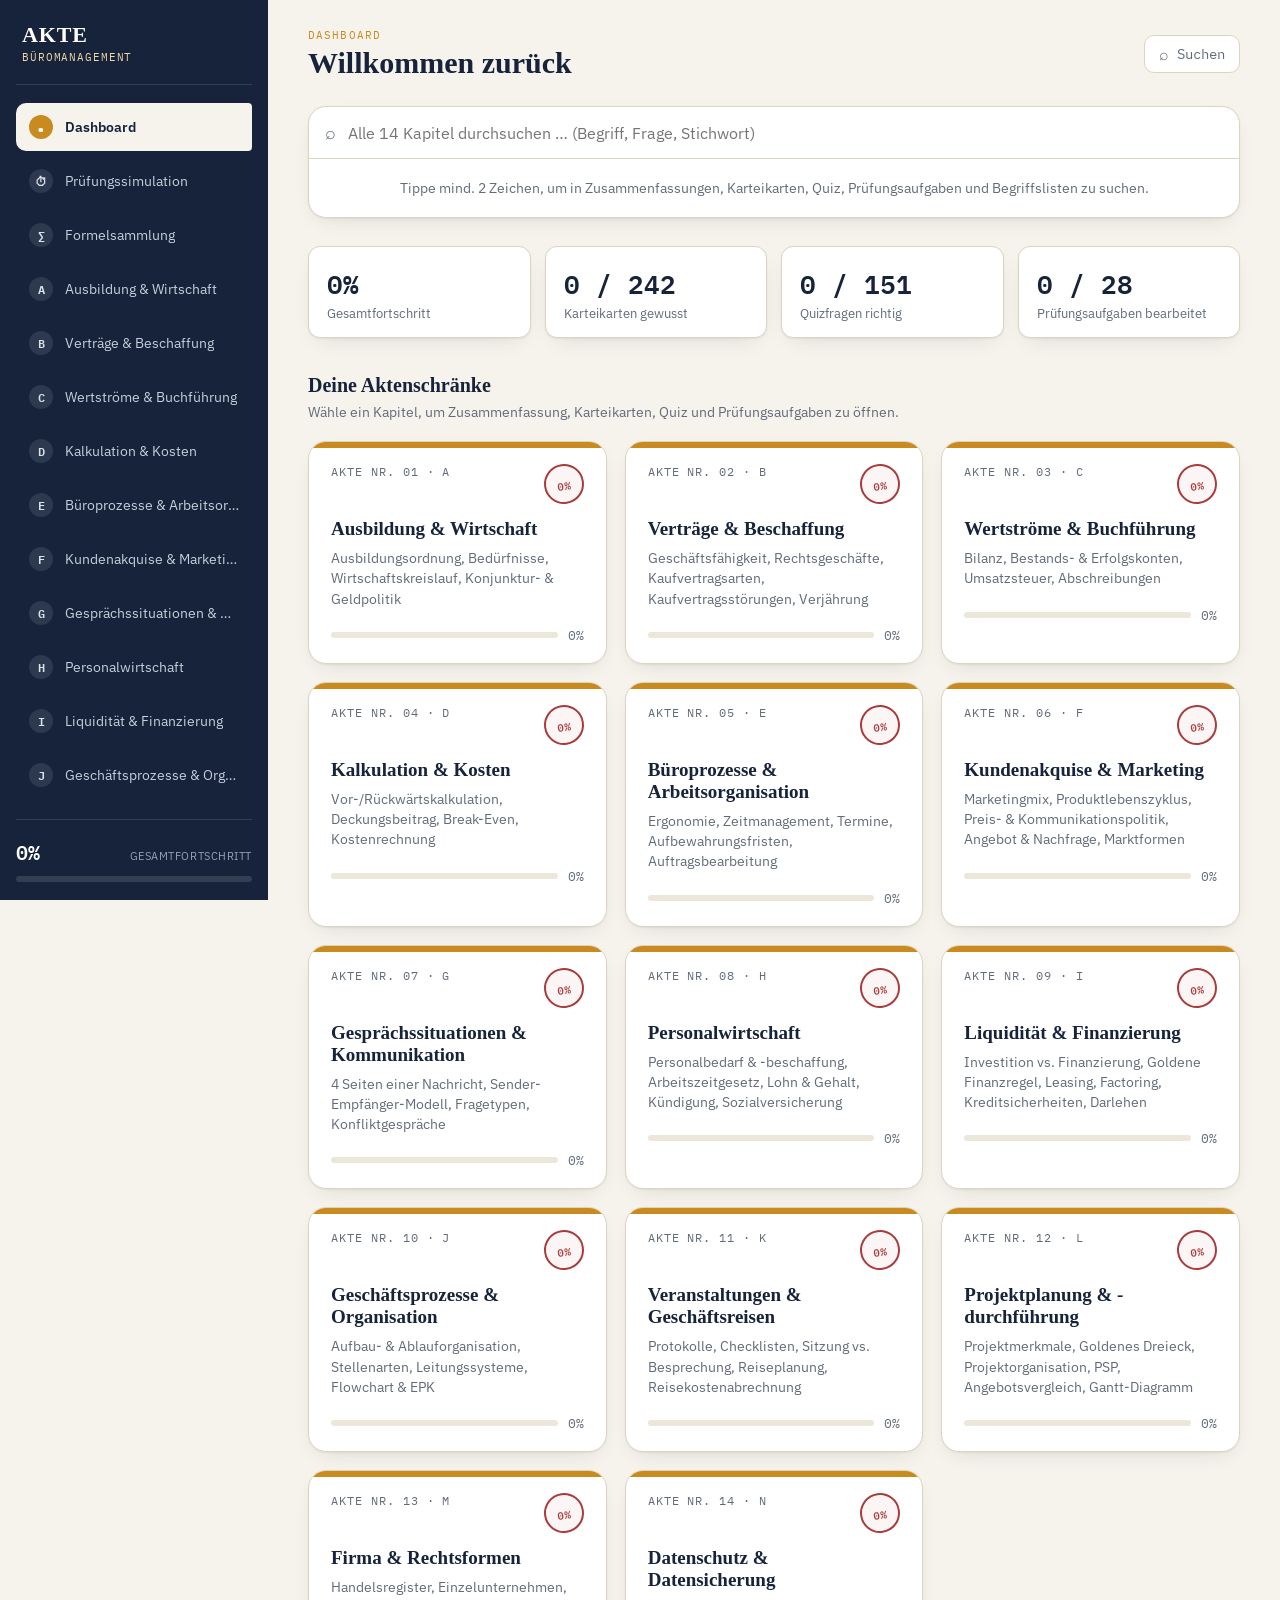
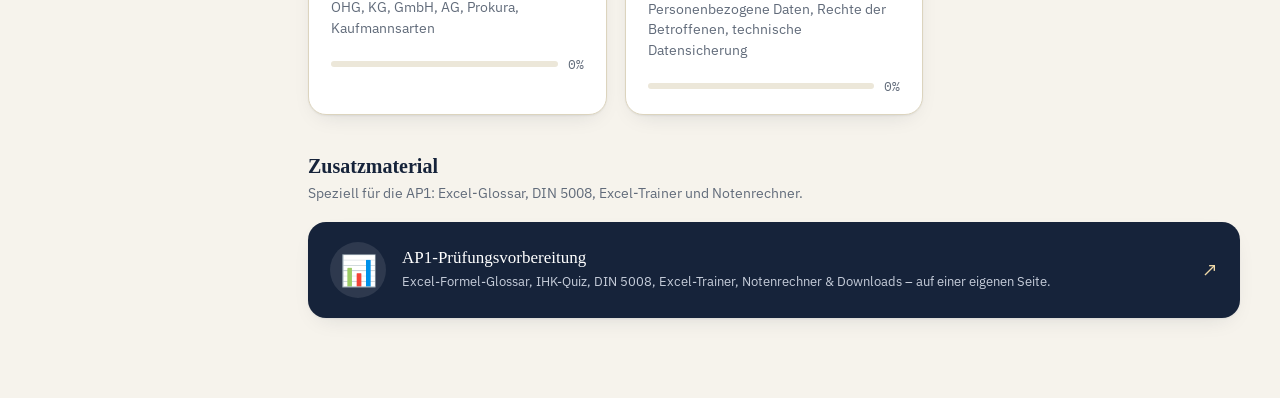
<file: index.html>
<!DOCTYPE html>
<html lang="de">
<head>
<meta charset="UTF-8">
<meta name="viewport" content="width=device-width, initial-scale=1.0">
<title>AKTE · Prüfungsvorbereitung Büromanagement</title>
<link rel="preconnect" href="https://fonts.googleapis.com">
<link rel="preconnect" href="https://fonts.gstatic.com" crossorigin>
<link href="https://fonts.googleapis.com/css2?family=IBM+Plex+Mono:wght@500;600&family=IBM+Plex+Sans:wght@400;500;600;700&family=IBM+Plex+Slab:wght@600;700&display=swap" rel="stylesheet">
<link rel="stylesheet" href="style.css">
</head>
<body>

<div class="app">

  <!-- ============ SIDEBAR ============ -->
  <aside class="sidebar" id="sidebar">
    <div class="sidebar-head">
      <div class="brand">
        <span class="brand-mark">AKTE</span>
        <span class="brand-sub">Büromanagement</span>
      </div>
      <button class="sidebar-close" id="sidebarClose" aria-label="Menü schließen">✕</button>
    </div>

    <nav class="tabs" id="tabNav">
      <button class="tab tab-dashboard is-active" data-target="dashboard">
        <span class="tab-code">•</span>
        <span class="tab-label">Dashboard</span>
      </button>
      <button class="tab tab-examsim" data-target="examsim">
        <span class="tab-code">⏱</span>
        <span class="tab-label">Prüfungssimulation</span>
      </button>
      <button class="tab tab-formulas" data-target="formulas">
        <span class="tab-code">∑</span>
        <span class="tab-label">Formelsammlung</span>
      </button>
      <!-- Kapitel-Tabs werden per JS eingefügt -->
    </nav>

    <div class="sidebar-foot">
      <div class="foot-stat">
        <span class="foot-num" id="globalPercent">0%</span>
        <span class="foot-label">Gesamtfortschritt</span>
      </div>
      <div class="progress-track"><div class="progress-fill" id="globalProgressFill"></div></div>
    </div>
  </aside>

  <div class="sidebar-scrim" id="sidebarScrim"></div>

  <!-- ============ MAIN ============ -->
  <main class="main">

    <header class="topbar">
      <button class="menu-btn" id="menuBtn" aria-label="Menü öffnen">
        <span></span><span></span><span></span>
      </button>
      <div class="topbar-title">
        <span id="topbarEyebrow" class="topbar-eyebrow">Dashboard</span>
        <h1 id="topbarTitle">Willkommen zurück</h1>
      </div>
      <button class="search-btn" id="searchBtn" aria-label="Zur Suche springen">
        <span class="search-btn-icon">⌕</span>
        <span class="search-btn-label">Suchen</span>
      </button>
      <div class="topbar-stamp" id="topbarStamp" hidden>
        <span class="stamp" id="topbarStampValue">0%</span>
      </div>
    </header>


    <!-- ============ DASHBOARD VIEW ============ -->
    <section class="view" id="view-dashboard">

      <div class="dash-search" id="dashSearch">
        <div class="search-input-row">
          <span class="search-input-icon">⌕</span>
          <input type="text" id="searchInput" class="search-input" placeholder="Alle 14 Kapitel durchsuchen … (Begriff, Frage, Stichwort)" autocomplete="off">
        </div>
        <div class="search-results" id="searchResults">
          <p class="search-hint">Tippe mind. 2 Zeichen, um in Zusammenfassungen, Karteikarten, Quiz, Prüfungsaufgaben und Begriffslisten zu suchen.</p>
        </div>
      </div>

      <div class="stat-row" id="statRow">
        <!-- Stat-Kacheln per JS -->
      </div>

      <h2 class="section-heading">Deine Aktenschränke</h2>
      <p class="section-hint">Wähle ein Kapitel, um Zusammenfassung, Karteikarten, Quiz und Prüfungsaufgaben zu öffnen.</p>

      <div class="folder-grid" id="folderGrid">
        <!-- Kapitel-Karten per JS -->
      </div>

      <h2 class="section-heading companion-heading">Zusatzmaterial</h2>
      <p class="section-hint">Speziell für die AP1: Excel-Glossar, DIN 5008, Excel-Trainer und Notenrechner.</p>

      <a class="companion-card" href="https://anna-2311.github.io/ap1-bueromanagement/" target="_blank" rel="noopener noreferrer">
        <span class="companion-icon">📊</span>
        <span class="companion-body">
          <span class="companion-title">AP1-Prüfungsvorbereitung</span>
          <span class="companion-desc">Excel-Formel-Glossar, IHK-Quiz, DIN 5008, Excel-Trainer, Notenrechner &amp; Downloads – auf einer eigenen Seite.</span>
        </span>
        <span class="companion-arrow">↗</span>
      </a>
    </section>

    <!-- ============ CHAPTER VIEW ============ -->
    <section class="view" id="view-chapter" hidden>

      <div class="chapter-head">
        <div class="chapter-headline">
          <span class="chapter-tag" id="chapterTag">AKTE NR. 01</span>
          <h2 id="chapterTitle">Kapitel</h2>
          <p id="chapterSubtitle" class="chapter-subtitle"></p>
        </div>
      </div>

      <nav class="subtabs" id="subtabs">
        <button class="subtab is-active" data-sub="summary">Zusammenfassung</button>
        <button class="subtab" data-sub="videos" id="subtabVideos" hidden>Videos</button>
        <button class="subtab" data-sub="diagrams" id="subtabDiagrams" hidden>Diagramme</button>
        <button class="subtab" data-sub="flashcards">Karteikarten</button>
        <button class="subtab" data-sub="quiz">Quiz</button>
        <button class="subtab" data-sub="exam">Prüfungsaufgaben</button>
        <button class="subtab" data-sub="hangman" id="subtabHangman" hidden>Begriffe raten</button>
        <button class="subtab" data-sub="crossword" id="subtabCrossword" hidden>Kreuzworträtsel</button>
      </nav>

      <!-- SUMMARY / ERKLÄR-KARTEN -->
      <div class="subview" id="sub-summary">
        <div class="explainer-grid" id="explainerGrid"></div>
      </div>

      <!-- VIDEOS -->
      <div class="subview" id="sub-videos" hidden>
        <div class="videos-grid" id="videosGrid"></div>
      </div>

      <!-- DIAGRAMME -->
      <div class="subview" id="sub-diagrams" hidden>
        <div class="diagrams-grid" id="diagramsGrid"></div>
      </div>

      <!-- FLASHCARDS -->
      <div class="subview" id="sub-flashcards" hidden>
        <div class="flash-wrap">
          <div class="flash-progress">
            <span id="flashPos">Karte 1 / 1</span>
            <div class="flash-legend">
              <span class="legend-dot legend-known"></span> gewusst
              <span class="legend-dot legend-unknown"></span> nochmal
            </div>
          </div>

          <div class="flashcard-stage">
            <div class="index-card" id="indexCard" tabindex="0" role="button" aria-label="Karteikarte umdrehen">
              <div class="index-card-inner" id="indexCardInner">
                <div class="index-card-face index-card-front">
                  <span class="index-card-kicker">Frage</span>
                  <p id="flashFront"></p>
                  <span class="index-card-hint">Tippen zum Umdrehen</span>
                </div>
                <div class="index-card-face index-card-back">
                  <span class="index-card-kicker">Antwort</span>
                  <p id="flashBack"></p>
                  <span class="index-card-hint">Tippen zum Zurückdrehen</span>
                </div>
              </div>
            </div>
          </div>

          <div class="flash-controls">
            <button class="btn btn-ghost" id="flashPrev">← Zurück</button>
            <button class="btn btn-bad" id="flashUnknown">Nochmal üben</button>
            <button class="btn btn-good" id="flashKnown">Gewusst ✓</button>
            <button class="btn btn-ghost" id="flashNext">Weiter →</button>
          </div>
          <button class="btn btn-link" id="flashReset">Kartenstapel zurücksetzen</button>
        </div>
      </div>

      <!-- QUIZ -->
      <div class="subview" id="sub-quiz" hidden>
        <div class="quiz-wrap" id="quizWrap">
          <div class="quiz-progress">
            <span id="quizPos">Frage 1 / 1</span>
            <div class="progress-track quiz-track"><div class="progress-fill" id="quizProgressFill"></div></div>
          </div>
          <div class="quiz-card">
            <p class="quiz-question" id="quizQuestion"></p>
            <div class="quiz-options" id="quizOptions"></div>
            <p class="quiz-explain" id="quizExplain" hidden></p>
            <div class="quiz-actions">
              <button class="btn btn-primary" id="quizNext" hidden>Nächste Frage →</button>
            </div>
          </div>
        </div>
        <div class="quiz-result" id="quizResult" hidden>
          <span class="stamp stamp-big" id="quizResultStamp">0%</span>
          <h3 id="quizResultTitle">Quiz abgeschlossen</h3>
          <p id="quizResultText"></p>
          <button class="btn btn-primary" id="quizRestart">Quiz wiederholen</button>
        </div>
      </div>

      <!-- EXAM TASKS -->
      <div class="subview" id="sub-exam" hidden>
        <div class="exam-list" id="examList"></div>
      </div>

      <!-- HANGMAN -->
      <div class="subview" id="sub-hangman" hidden>
        <div class="hangman-wrap">
          <div class="hangman-stage" id="hangmanStage"></div>
          <p class="hangman-clue" id="hangmanClue"></p>
          <p class="hangman-word" id="hangmanWord"></p>
          <p class="hangman-status" id="hangmanStatus" hidden></p>
          <div class="hangman-keyboard" id="hangmanKeyboard"></div>
          <div class="hangman-footer">
            <span class="hangman-tally" id="hangmanTally"></span>
            <button class="btn btn-primary" id="hangmanNext" hidden>Nächster Begriff →</button>
          </div>
        </div>
      </div>

      <!-- CROSSWORD -->
      <div class="subview" id="sub-crossword" hidden>
        <div class="crossword-wrap">
          <div class="crossword-grid-scroll">
            <div class="crossword-grid" id="crosswordGrid"></div>
          </div>
          <div class="crossword-clues" id="crosswordClues"></div>
          <div class="crossword-footer">
            <button class="btn btn-primary" id="crosswordCheck">Prüfen</button>
            <button class="btn btn-ghost" id="crosswordSolve">Lösung anzeigen</button>
            <span class="crossword-feedback" id="crosswordFeedback"></span>
          </div>
        </div>
      </div>

    </section>

    <!-- ============ EXAM SIMULATION VIEW ============ -->
    <section class="view" id="view-examsim" hidden>

      <!-- Setup -->
      <div class="examsim-setup" id="examsimSetup">
        <div class="chapter-head">
          <span class="chapter-tag">Prüfungssimulation</span>
          <h2>Große Prüfungssimulation</h2>
          <p class="chapter-subtitle">Zufällig gemischte Fragen aus allen Kapiteln, unter Zeitdruck wie in der echten Abschlussprüfung. Bestehensgrenze: 50 %.</p>
        </div>
        <div class="examsim-options" id="examsimOptions"></div>
        <p class="examsim-last" id="examsimLast" hidden></p>
      </div>

      <!-- Running -->
      <div class="examsim-running" id="examsimRunning" hidden>
        <div class="examsim-topbar">
          <span id="examsimPos">Frage 1 / 20</span>
          <span class="examsim-timer" id="examsimTimer">60:00</span>
        </div>
        <div class="progress-track quiz-track"><div class="progress-fill" id="examsimProgressFill"></div></div>

        <div class="quiz-card">
          <span class="exam-points examsim-chaptertag" id="examsimQChapter"></span>
          <p class="quiz-question" id="examsimQuestion"></p>
          <div class="quiz-options" id="examsimOptionsList"></div>
        </div>

        <div class="examsim-nav">
          <button class="btn btn-ghost" id="examsimPrev">← Zurück</button>
          <span class="examsim-answered" id="examsimAnswered"></span>
          <button class="btn btn-primary" id="examsimNext">Weiter →</button>
          <button class="btn btn-good" id="examsimSubmit" hidden>Abgeben</button>
        </div>
      </div>

      <!-- Result -->
      <div class="examsim-result" id="examsimResult" hidden>
        <div class="quiz-result examsim-result-card">
          <span class="stamp stamp-big" id="examsimResultStamp">0%</span>
          <h3 id="examsimResultTitle">Ergebnis</h3>
          <p id="examsimResultText"></p>
          <button class="btn btn-primary" id="examsimRestart">Neue Simulation starten</button>
        </div>
        <h3 class="section-heading examsim-review-heading">Alle Antworten im Detail</h3>
        <div class="exam-list" id="examsimReview"></div>
      </div>

    </section>

    <!-- ============ FORMULA SHEET VIEW ============ -->
    <section class="view" id="view-formulas" hidden>
      <div class="chapter-head">
        <span class="chapter-tag">Formelsammlung</span>
        <h2>Alle Formeln auf einen Blick</h2>
        <p class="chapter-subtitle">Kalkulation, Buchführung, Personalwirtschaft und Reisekosten – kompakt zum Nachschlagen.</p>
      </div>
      <div class="formulas-wrap" id="formulasWrap"></div>
    </section>

  </main>
</div>

<script src="data.js"></script>
<script src="app.js"></script>
</body>
</html>
</file>
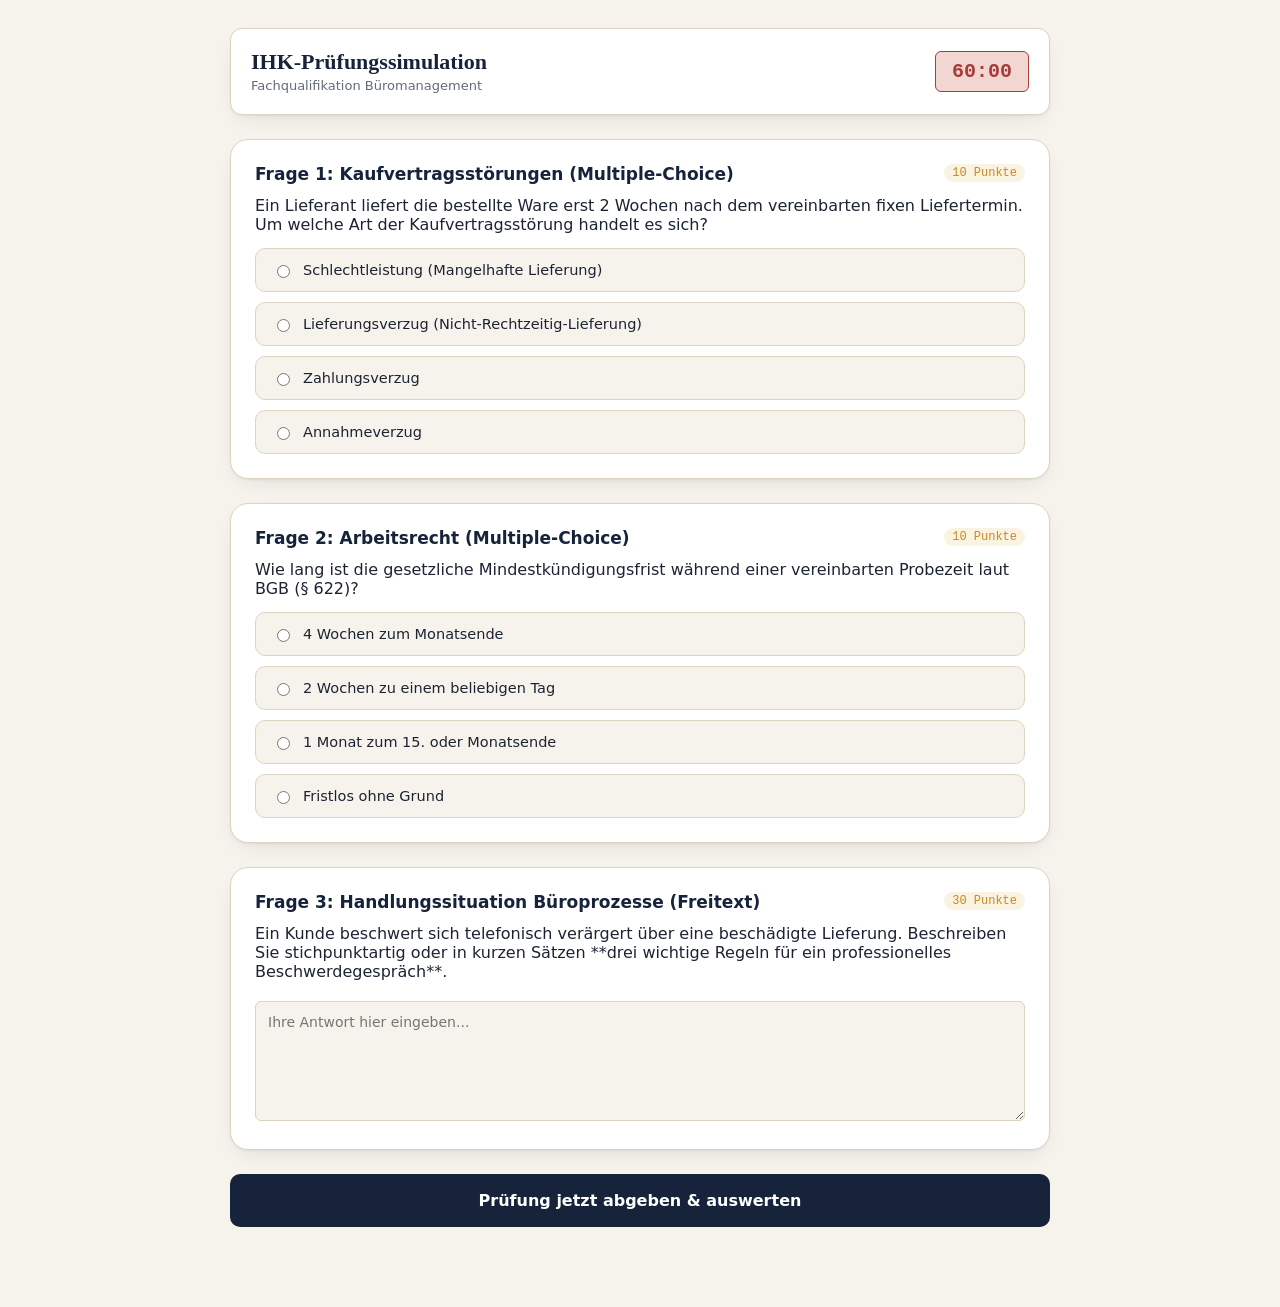
<file: simulation.html>
<!DOCTYPE html>
<html lang="de">
<head>
    <meta charset="UTF-8">
    <meta name="viewport" content="width=device-width, initial-scale=1.0">
    <title>IHK-Prüfungssimulation · Büromanagement</title>
    <link rel="stylesheet" href="style.css">
    <style>
        .exam-header {
            background: var(--card);
            border: 1px solid var(--border);
            border-radius: var(--radius-m);
            padding: 20px;
            margin-bottom: 24px;
            display: flex;
            justify-content: space-between;
            align-items: center;
            box-shadow: var(--shadow-card);
        }
        .timer-box {
            font-family: var(--font-mono);
            font-size: 20px;
            font-weight: bold;
            color: var(--stamp);
            background: var(--stamp-soft);
            padding: 8px 16px;
            border-radius: var(--radius-s);
            border: 1px solid var(--stamp);
        }
        .question-block {
            background: var(--card);
            border: 1px solid var(--border);
            border-radius: var(--radius-l);
            padding: 24px;
            margin-bottom: 24px;
            box-shadow: var(--shadow-card);
        }
        .question-title {
            font-size: 17px;
            font-weight: bold;
            color: var(--ink);
            margin-bottom: 12px;
        }
        .question-points {
            font-family: var(--font-mono);
            font-size: 12px;
            color: var(--ochre);
            background: #FBF3E1;
            padding: 2px 8px;
            border-radius: 99px;
            float: right;
        }
        textarea.essay-input {
            width: 100%;
            height: 120px;
            padding: 12px;
            border: 1px solid var(--border);
            border-radius: var(--radius-s);
            font-family: inherit;
            font-size: 14px;
            margin-top: 10px;
            resize: vertical;
            background: var(--paper);
        }
        .self-eval {
            display: none;
            margin-top: 15px;
            padding: 15px;
            background: var(--paper-dim);
            border-left: 4px solid var(--ochre);
            border-radius: 0 var(--radius-s) var(--radius-s) 0;
        }
        .result-screen {
            display: none;
            background: var(--card);
            border: 1px solid var(--border);
            border-radius: var(--radius-l);
            padding: 32px;
            text-align: center;
            box-shadow: var(--shadow-card);
        }
        .grade-badge {
            font-size: 32px;
            font-weight: bold;
            color: var(--ink);
            margin: 16px 0;
        }
    </style>
</head>
<body>

<div class="main" style="max-width: 900px; margin: 0 auto;">
    
    <!-- HEADER MIT TIMER -->
    <div class="exam-header">
        <div>
            <h1 style="font-size: 22px; color: var(--ink);">IHK-Prüfungssimulation</h1>
            <span style="font-size: 13px; color: var(--muted);">Fachqualifikation Büromanagement</span>
        </div>
        <div class="timer-box" id="timer">60:00</div>
    </div>

    <form id="examForm">
        
        <!-- FRAGE 1: MULTIPLE CHOICE -->
        <div class="question-block">
            <span class="question-points">10 Punkte</span>
            <div class="question-title">Frage 1: Kaufvertragsstörungen (Multiple-Choice)</div>
            <p style="margin-bottom: 14px;">Ein Lieferant liefert die bestellte Ware erst 2 Wochen nach dem vereinbarten fixen Liefertermin. Um welche Art der Kaufvertragsstörung handelt es sich?</p>
            <div class="quiz-options">
                <label class="quiz-option">
                    <input type="radio" name="q1" value="0"> Schlechtleistung (Mangelhafte Lieferung)
                </label>
                <label class="quiz-option">
                    <input type="radio" name="q1" value="10"> Lieferungsverzug (Nicht-Rechtzeitig-Lieferung)
                </label>
                <label class="quiz-option">
                    <input type="radio" name="q1" value="0"> Zahlungsverzug
                </label>
                <label class="quiz-option">
                    <input type="radio" name="q1" value="0"> Annahmeverzug
                </label>
            </div>
        </div>

        <!-- FRAGE 2: MULTIPLE CHOICE -->
        <div class="question-block">
            <span class="question-points">10 Punkte</span>
            <div class="question-title">Frage 2: Arbeitsrecht (Multiple-Choice)</div>
            <p style="margin-bottom: 14px;">Wie lang ist die gesetzliche Mindestkündigungsfrist während einer vereinbarten Probezeit laut BGB (§ 622)?</p>
            <div class="quiz-options">
                <label class="quiz-option">
                    <input type="radio" name="q2" value="0"> 4 Wochen zum Monatsende
                </label>
                <label class="quiz-option">
                    <input type="radio" name="q2" value="10"> 2 Wochen zu einem beliebigen Tag
                </label>
                <label class="quiz-option">
                    <input type="radio" name="q2" value="0"> 1 Monat zum 15. oder Monatsende
                </label>
                <label class="quiz-option">
                    <input type="radio" name="q2" value="0"> Fristlos ohne Grund
                </label>
            </div>
        </div>

        <!-- FRAGE 3: FREITEXT / AUSFORMULIERUNG -->
        <div class="question-block">
            <span class="question-points">30 Punkte</span>
            <div class="question-title">Frage 3: Handlungssituation Büroprozesse (Freitext)</div>
            <p style="margin-bottom: 10px;">Ein Kunde beschwert sich telefonisch verärgert über eine beschädigte Lieferung. Beschreiben Sie stichpunktartig oder in kurzen Sätzen **drei wichtige Regeln für ein professionelles Beschwerdegespräch**.</p>
            <textarea class="essay-input" id="q3_text" placeholder="Ihre Antwort hier eingeben..."></textarea>
            
            <div class="self-eval" id="eval_q3">
                <strong> Musterlösung / Korrekturhinweis:</strong>
                <ul style="margin: 8px 0; padding-left: 20px; font-size: 13.5px;">
                    <li>Ruhe bewahren & Kunden ausreden lassen (Aktiv zuhören).</li>
                    <li>Verständnis & Empathie zeigen (ohne voreiliges Schuldeingeständnis).</li>
                    <li>Sachverhalt notieren / gezielte Rückfragen stellen.</li>
                    <li>Lösungsvorschlag oder konkrete Weiterbearbeitung zügig anbieten.</li>
                </ul>
                <label style="font-size: 13px; font-weight: bold; margin-top: 10px; display: block;">
                    Bewerten Sie Ihre Antwort selbst (0 bis 30 Punkte): 
                    <input type="number" id="q3_score" min="0" max="30" value="0" style="width: 60px; padding: 4px;"> Punkte
                </label>
            </div>
        </div>

        <!-- SUBMIT BUTTON -->
        <button type="button" class="btn btn-primary" id="submitBtn" onclick="finishExam()" style="width: 100%; padding: 16px; font-size: 16px;">
            Prüfung jetzt abgeben & auswerten
        </button>
    </form>

    <!-- ERGEBNISSCHIRM -->
    <div class="result-screen" id="resultScreen">
        <div class="stamp stamp-big">IHK</div>
        <h2>Prüfung ausgewertet!</h2>
        <p>Hier ist Ihr Gesamtergebnis nach dem IHK-Schlüssel:</p>
        
        <div class="grade-badge" id="gradeText">0 %</div>
        <p id="ihkGrade" style="font-weight: bold; font-size: 18px; color: var(--ochre);"></p>

        <div style="margin-top: 24px;">
            <button class="btn btn-ghost" onclick="location.reload()">Simulation neu starten</button>
            <a href="index.html" class="btn btn-primary" style="text-decoration: none; margin-left: 10px;">Zurück zum Dashboard</a>
        </div>
    </div>

</div>

<script>
    // TIMER LOGIK (60 Minuten)
    let timeLeft = 60 * 60;
    const timerEl = document.getElementById('timer');
    
    const timerInterval = setInterval(() => {
        let minutes = Math.floor(timeLeft / 60);
        let seconds = timeLeft % 60;
        timerEl.textContent = `${minutes}:${seconds < 10 ? '0' : ''}${seconds}`;
        
        if (timeLeft <= 0) {
            clearInterval(timerInterval);
            alert("Die Zeit ist abgelaufen! Die Prüfung wird jetzt automatisch ausgewertet.");
            finishExam();
        }
        timeLeft--;
    }, 1000);

    let isSubmitted = false;

    function finishExam() {
        if (!isSubmitted) {
            // Schritt 1: Freitext-Bewertung einblenden
            isSubmitted = true;
            document.querySelectorAll('.self-eval').forEach(el => el.style.display = 'block');
            document.getElementById('submitBtn').textContent = "Eingetragene Punkte bestätigen & Endnote berechnen";
            window.scrollTo({ top: document.body.scrollHeight, behavior: 'smooth' });
            return;
        }

        // Schritt 2: Punkte berechnen
        clearInterval(timerInterval);
        
        let scoreMC1 = parseInt(document.querySelector('input[name="q1"]:checked')?.value || 0);
        let scoreMC2 = parseInt(document.querySelector('input[name="q2"]:checked')?.value || 0);
        let scoreEssay3 = parseInt(document.getElementById('q3_score').value || 0);

        let totalPoints = scoreMC1 + scoreMC2 + scoreEssay3; // Max 50 Punkte
        let maxPoints = 50;
        let percentage = Math.round((totalPoints / maxPoints) * 100);

        // IHK-Notenschlüssel
        let grade = "";
        if (percentage >= 92) grade = "Note 1 (Sehr gut)";
        else if (percentage >= 81) grade = "Note 2 (Gut)";
        else if (percentage >= 67) grade = "Note 3 (Befriedigend)";
        else if (percentage >= 50) grade = "Note 4 (Ausreichend - Bestanden)";
        else if (percentage >= 30) grade = "Note 5 (Mangelhaft)";
        else grade = "Note 6 (Ungenügend)";

        // Ergebnis anzeigen
        document.getElementById('examForm').style.display = 'none';
        document.getElementById('resultScreen').style.display = 'block';
        document.getElementById('gradeText').textContent = `${percentage} % (${totalPoints} / ${maxPoints} Punkte)`;
        document.getElementById('ihkGrade').textContent = grade;
    }
</script>

</body>
</html>
</file>
<file: style.css>
/* ==========================================================================
   AKTE // Lernplattform – Stylesheet
   Design: "Aktenordner & Karteikarten" – Büromanagement als Formsprache
   ========================================================================== */

:root {
  /* -- Farb-Tokens -------------------------------------------------- */
  --ink:        #16233A;
  --ink-soft:   #223451;
  --ink-line:   #32456B;
  --paper:      #F6F3EC;
  --paper-dim:  #ECE7D9;
  --card:       #FFFFFF;
  --ochre:      #C98A1F;
  --ochre-soft: #EFD9A8;
  --stamp:      #A93B3B;
  --stamp-soft: #F1D6D2;
  --success:    #3F7D5C;
  --success-soft: #D8E9DE;
  --text:       #1C2333;
  --muted:      #616B7A;
  --border:     #DCD4BE;

  /* -- Typografie ----------------------------------------------------- */
  --font-display: "IBM Plex Slab", Georgia, serif;
  --font-body:    "IBM Plex Sans", system-ui, -apple-system, "Segoe UI", sans-serif;
  --font-mono:    "IBM Plex Mono", ui-monospace, SFMono-Regular, Menlo, monospace;

  --radius-s: 6px;
  --radius-m: 12px;
  --radius-l: 18px;

  --shadow-card: 0 1px 2px rgba(22,35,58,.06), 0 8px 24px -12px rgba(22,35,58,.18);
  --shadow-pop:  0 12px 32px -8px rgba(22,35,58,.28);
}

* { box-sizing: border-box; }

@media (prefers-reduced-motion: reduce) {
  *, *::before, *::after { animation-duration: 0.001ms !important; transition-duration: 0.001ms !important; }
}

html, body {
  margin: 0;
  padding: 0;
  background: var(--paper);
  color: var(--text);
  font-family: var(--font-body);
  -webkit-font-smoothing: antialiased;
}

button { font-family: inherit; }
h1, h2, h3 { font-family: var(--font-display); margin: 0; }
p { margin: 0; }

:focus-visible {
  outline: 3px solid var(--ochre);
  outline-offset: 2px;
}

/* ==========================================================================
   LAYOUT
   ========================================================================== */

.app {
  display: grid;
  grid-template-columns: 268px 1fr;
  min-height: 100vh;
}

.main {
  min-width: 0;
  padding: 28px 40px 80px;
}

/* ==========================================================================
   SIDEBAR — "Aktenordner"
   ========================================================================== */

.sidebar {
  background: var(--ink);
  color: #EDEFF4;
  display: flex;
  flex-direction: column;
  position: sticky;
  top: 0;
  height: 100vh;
  padding: 22px 16px 18px;
}

.sidebar-head {
  display: flex;
  align-items: center;
  justify-content: space-between;
  padding: 0 6px 20px;
  border-bottom: 1px solid rgba(255,255,255,.12);
  margin-bottom: 18px;
}

.brand { display: flex; flex-direction: column; gap: 2px; }
.brand-mark {
  font-family: var(--font-display);
  font-size: 22px;
  font-weight: 700;
  letter-spacing: 0.04em;
  color: #fff;
}
.brand-sub {
  font-family: var(--font-mono);
  font-size: 11px;
  letter-spacing: 0.08em;
  text-transform: uppercase;
  color: var(--ochre-soft);
}

.sidebar-close { display: none; }

.tabs {
  display: flex;
  flex-direction: column;
  gap: 6px;
  flex: 1;
  overflow-y: auto;
}

.tab {
  display: flex;
  align-items: center;
  gap: 12px;
  background: transparent;
  border: 1px solid transparent;
  color: #C7CEDB;
  text-align: left;
  padding: 11px 12px;
  border-radius: 10px 4px 4px 10px;
  cursor: pointer;
  position: relative;
  transition: background .15s ease, color .15s ease, transform .1s ease;
}

.tab:hover { background: rgba(255,255,255,.06); color: #fff; }

.tab.is-active {
  background: var(--paper);
  color: var(--ink);
  font-weight: 600;
}

.tab.is-active .tab-code {
  background: var(--ochre);
  color: #fff;
}

/* folder-tab notch */
.tab.is-active::after {
  content: "";
  position: absolute;
  right: -1px;
  top: 50%;
  transform: translateY(-50%);
  width: 10px;
  height: 22px;
  background: var(--paper);
  border-radius: 0 4px 4px 0;
}

.tab-code {
  font-family: var(--font-mono);
  font-size: 12px;
  font-weight: 600;
  width: 24px;
  height: 24px;
  flex: none;
  border-radius: 50%;
  display: grid;
  place-items: center;
  background: rgba(255,255,255,.1);
  color: #DCE1EC;
}

.tab-dashboard .tab-code { font-size: 16px; }

.tab-label {
  font-size: 14px;
  overflow: hidden;
  text-overflow: ellipsis;
  white-space: nowrap;
}

.sidebar-foot {
  border-top: 1px solid rgba(255,255,255,.12);
  padding-top: 16px;
  margin-top: 12px;
}

.foot-stat { display: flex; align-items: baseline; justify-content: space-between; margin-bottom: 8px; }
.foot-num { font-family: var(--font-mono); font-size: 20px; font-weight: 600; color: #fff; }
.foot-label { font-size: 11px; color: #98A2B8; text-transform: uppercase; letter-spacing: .05em; }

.progress-track {
  height: 6px;
  background: rgba(255,255,255,.12);
  border-radius: 99px;
  overflow: hidden;
}
.progress-fill {
  height: 100%;
  width: 0%;
  background: linear-gradient(90deg, var(--ochre), #E4B455);
  border-radius: 99px;
  transition: width .4s ease;
}

.sidebar-scrim { display: none; }

/* ==========================================================================
   TOPBAR
   ========================================================================== */

.topbar {
  display: flex;
  align-items: center;
  gap: 16px;
  margin-bottom: 26px;
}

.menu-btn {
  display: none;
  width: 40px; height: 40px;
  border-radius: 10px;
  border: 1px solid var(--border);
  background: var(--card);
  flex-direction: column;
  align-items: center;
  justify-content: center;
  gap: 4px;
  cursor: pointer;
}
.menu-btn span { width: 18px; height: 2px; background: var(--ink); border-radius: 2px; }

.topbar-title { flex: 1; min-width: 0; }
.topbar-eyebrow {
  display: block;
  font-family: var(--font-mono);
  font-size: 11px;
  letter-spacing: .1em;
  text-transform: uppercase;
  color: var(--ochre);
  margin-bottom: 4px;
}
.topbar-title h1 {
  font-size: clamp(22px, 3vw, 30px);
  color: var(--ink);
}

/* ==========================================================================
   STAMP — signature element
   ========================================================================== */

.stamp {
  display: inline-flex;
  align-items: center;
  justify-content: center;
  width: 58px;
  height: 58px;
  border-radius: 50%;
  border: 2.5px solid var(--stamp);
  color: var(--stamp);
  font-family: var(--font-mono);
  font-weight: 600;
  font-size: 14px;
  transform: rotate(-8deg);
  background: rgba(169,59,59,0.05);
  flex: none;
}

.stamp-big { width: 84px; height: 84px; font-size: 18px; margin: 0 auto 14px; }

.topbar-stamp { flex: none; }

/* ==========================================================================
   VIEWS / DASHBOARD
   ========================================================================== */

.view { animation: fadeIn .25s ease; }
@keyframes fadeIn { from { opacity: 0; transform: translateY(4px);} to { opacity: 1; transform: translateY(0);} }

.stat-row {
  display: grid;
  grid-template-columns: repeat(auto-fit, minmax(160px, 1fr));
  gap: 14px;
  margin-bottom: 36px;
}

.stat-card {
  background: var(--card);
  border: 1px solid var(--border);
  border-radius: var(--radius-m);
  padding: 16px 18px;
  box-shadow: var(--shadow-card);
}
.stat-value {
  font-family: var(--font-mono);
  font-size: 26px;
  font-weight: 600;
  color: var(--ink);
  display: block;
}
.stat-label {
  font-size: 12.5px;
  color: var(--muted);
  margin-top: 2px;
  display: block;
}

.section-heading { font-size: 20px; color: var(--ink); margin-bottom: 6px; }
.section-hint { color: var(--muted); font-size: 14px; margin-bottom: 20px; }

.folder-grid {
  display: grid;
  grid-template-columns: repeat(auto-fit, minmax(280px, 1fr));
  gap: 18px;
}

.folder-card {
  position: relative;
  background: var(--card);
  border: 1px solid var(--border);
  border-radius: var(--radius-l);
  padding: 22px 22px 20px;
  cursor: pointer;
  box-shadow: var(--shadow-card);
  transition: transform .15s ease, box-shadow .15s ease;
  overflow: hidden;
}
.folder-card::before {
  content: "";
  position: absolute;
  top: 0; left: 0; right: 0;
  height: 6px;
  background: var(--ochre);
}
.folder-card:hover { transform: translateY(-3px); box-shadow: var(--shadow-pop); }

.folder-top {
  display: flex;
  align-items: flex-start;
  justify-content: space-between;
  gap: 12px;
  margin-bottom: 14px;
}

.folder-code {
  font-family: var(--font-mono);
  font-size: 12px;
  letter-spacing: .08em;
  color: var(--muted);
  text-transform: uppercase;
}

.folder-card h3 {
  font-size: 19px;
  color: var(--ink);
  margin: 4px 0 8px;
}
.folder-card p.folder-desc {
  font-size: 13.5px;
  color: var(--muted);
  line-height: 1.5;
  margin-bottom: 18px;
  min-height: 40px;
}

.folder-meta {
  display: flex;
  align-items: center;
  justify-content: space-between;
  gap: 10px;
}
.folder-meta .progress-track { flex: 1; background: var(--paper-dim); }
.folder-meta .progress-fill { background: linear-gradient(90deg, var(--success), #6FAE87); }
.folder-percent { font-family: var(--font-mono); font-size: 12.5px; color: var(--muted); flex: none; }

.companion-heading { margin-top: 40px; }

.companion-card {
  display: flex;
  align-items: center;
  gap: 16px;
  background: var(--ink);
  border-radius: var(--radius-l);
  padding: 20px 22px;
  text-decoration: none;
  color: inherit;
  box-shadow: var(--shadow-card);
  transition: transform .15s ease, box-shadow .15s ease;
}
.companion-card:hover { transform: translateY(-3px); box-shadow: var(--shadow-pop); }

.companion-icon {
  font-size: 30px;
  flex: none;
  width: 56px;
  height: 56px;
  border-radius: 50%;
  background: rgba(255,255,255,.1);
  display: flex;
  align-items: center;
  justify-content: center;
}

.companion-body { flex: 1; min-width: 0; display: flex; flex-direction: column; gap: 4px; }
.companion-title { font-family: var(--font-display); font-size: 17px; color: #fff; }
.companion-desc { font-size: 13px; color: #C7CEDB; line-height: 1.5; }

.companion-arrow {
  flex: none;
  font-size: 20px;
  color: var(--ochre-soft);
}

/* ==========================================================================
   SUCHE
   ========================================================================== */

.search-btn {
  display: flex;
  align-items: center;
  gap: 8px;
  background: var(--card);
  border: 1px solid var(--border);
  border-radius: 10px;
  padding: 9px 14px;
  cursor: pointer;
  color: var(--muted);
  font-size: 13.5px;
  flex: none;
}
.search-btn:hover { border-color: var(--ochre); color: var(--ink); }
.search-btn-icon { font-size: 16px; line-height: 1; }
.search-btn-label { font-family: var(--font-mono); }

.dash-search {
  background: var(--card);
  border: 1px solid var(--border);
  border-radius: var(--radius-l);
  box-shadow: var(--shadow-card);
  margin-bottom: 28px;
  overflow: hidden;
}

.search-input-row {
  display: flex;
  align-items: center;
  gap: 10px;
  padding: 14px 16px;
}
.search-input-icon { font-size: 18px; color: var(--muted); }
.search-input {
  flex: 1;
  border: none;
  outline: none;
  font-family: var(--font-body);
  font-size: 15.5px;
  color: var(--text);
  background: transparent;
}

.search-results {
  border-top: 1px solid var(--border);
  max-height: 380px;
  overflow-y: auto;
  padding: 6px;
}
.search-results:empty { border-top: none; }
.search-hint {
  padding: 14px;
  font-size: 13.5px;
  color: var(--muted);
  text-align: center;
}

.search-result-item {
  display: flex;
  flex-direction: column;
  gap: 3px;
  width: 100%;
  text-align: left;
  background: none;
  border: none;
  border-radius: 10px;
  padding: 11px 12px;
  cursor: pointer;
}
.search-result-item:hover { background: var(--paper-dim); }
.search-result-meta { display: flex; gap: 8px; align-items: center; }
.search-result-chapter {
  font-family: var(--font-mono);
  font-size: 10.5px;
  color: var(--ochre);
  background: #FBF3E1;
  border: 1px solid var(--ochre-soft);
  padding: 2px 7px;
  border-radius: 99px;
}
.search-result-type {
  font-family: var(--font-mono);
  font-size: 10.5px;
  color: var(--muted);
  text-transform: uppercase;
  letter-spacing: .04em;
}
.search-result-title { font-size: 14.5px; font-weight: 600; color: var(--ink); }
.search-result-snippet { font-size: 13px; color: var(--muted); line-height: 1.4; }

@media (max-width: 600px) {
  .search-btn-label { display: none; }
}

/* ==========================================================================
   CHAPTER HEAD
   ========================================================================== */

.chapter-head { margin-bottom: 22px; }
.chapter-tag {
  display: inline-block;
  font-family: var(--font-mono);
  font-size: 11px;
  letter-spacing: .1em;
  text-transform: uppercase;
  color: var(--ochre);
  border: 1px solid var(--ochre-soft);
  background: #FBF3E1;
  padding: 4px 10px;
  border-radius: 99px;
  margin-bottom: 10px;
}
.chapter-headline h2 { font-size: clamp(22px, 3vw, 28px); color: var(--ink); }
.chapter-subtitle { color: var(--muted); font-size: 14.5px; margin-top: 6px; max-width: 60ch; }

.subtabs {
  display: flex;
  gap: 6px;
  border-bottom: 2px solid var(--border);
  margin-bottom: 26px;
  overflow-x: auto;
}
.subtab {
  background: transparent;
  border: none;
  padding: 10px 16px;
  font-size: 14px;
  font-weight: 500;
  color: var(--muted);
  cursor: pointer;
  border-bottom: 2px solid transparent;
  margin-bottom: -2px;
  white-space: nowrap;
}
.subtab:hover { color: var(--ink); }
.subtab.is-active { color: var(--ink); border-bottom-color: var(--ochre); font-weight: 600; }

/* ==========================================================================
   DIAGRAMME (SVG)
   ========================================================================== */

.diagrams-grid {
  display: grid;
  grid-template-columns: repeat(auto-fit, minmax(340px, 1fr));
  gap: 20px;
  margin-top: 24px;
}

.diagram-card {
  background: var(--card);
  border: 1px solid var(--border);
  border-radius: var(--radius-l);
  padding: 20px;
  box-shadow: var(--shadow-card);
}
.diagram-title { font-family: var(--font-display); font-size: 16px; color: var(--ink); display: block; margin-bottom: 4px; }
.diagram-note { font-size: 12.5px; color: var(--muted); display: block; margin-bottom: 16px; }
.diagram-svg-wrap { width: 100%; overflow-x: auto; }
.diagram-svg { width: 100%; height: auto; display: block; min-width: 280px; }

.df-ink { fill: var(--ink); }
.df-ink-soft { fill: var(--ink-soft); }
.df-ochre { fill: var(--ochre); }
.df-ochre-soft { fill: var(--ochre-soft); }
.df-success { fill: var(--success); }
.df-success-soft { fill: var(--success-soft); }
.df-stamp { fill: var(--stamp); }
.df-stamp-soft { fill: var(--stamp-soft); }
.df-paper { fill: var(--paper); }
.df-paper-dim { fill: var(--paper-dim); }
.df-card { fill: var(--card); }

.ds-ink { stroke: var(--ink); }
.ds-ochre { stroke: var(--ochre); }
.ds-success { stroke: var(--success); }
.ds-stamp { stroke: var(--stamp); }
.ds-border { stroke: var(--border); }
.ds-muted { stroke: var(--muted); }

.dt { font-family: var(--font-body); fill: var(--text); }
.dt-mono { font-family: var(--font-mono); fill: var(--muted); }
.dt-white { font-family: var(--font-body); fill: #fff; }
.dt-white-mono { font-family: var(--font-mono); fill: #fff; }

/* ==========================================================================
   EXPLAINER CARDS (Erklär-Karten statt Video)
   ========================================================================== */

.explainer-grid {
  display: grid;
  grid-template-columns: repeat(auto-fit, minmax(260px, 1fr));
  gap: 16px;
}

.explainer-card {
  perspective: 1400px;
  height: 220px;
  cursor: pointer;
}
.explainer-inner {
  position: relative;
  width: 100%; height: 100%;
  transition: transform .5s cubic-bezier(.2,.8,.2,1);
  transform-style: preserve-3d;
}
.explainer-card.is-flipped .explainer-inner { transform: rotateY(180deg); }

.explainer-face {
  position: absolute; inset: 0;
  backface-visibility: hidden;
  border-radius: var(--radius-m);
  padding: 20px;
  display: flex;
  flex-direction: column;
  box-shadow: var(--shadow-card);
  border: 1px solid var(--border);
}
.explainer-front {
  background: var(--ink);
  color: #fff;
  justify-content: space-between;
}
.explainer-front .explainer-kicker {
  font-family: var(--font-mono);
  font-size: 11px;
  letter-spacing: .08em;
  text-transform: uppercase;
  color: var(--ochre-soft);
}
.explainer-front p {
  font-family: var(--font-display);
  font-size: 17px;
  line-height: 1.35;
}
.explainer-front .explainer-cta {
  font-size: 12px;
  color: #A9B3C6;
}

.explainer-back {
  background: var(--card);
  transform: rotateY(180deg);
  overflow-y: auto;
}
.explainer-back .explainer-kicker {
  font-family: var(--font-mono);
  font-size: 11px;
  letter-spacing: .08em;
  text-transform: uppercase;
  color: var(--success);
  margin-bottom: 8px;
  display: block;
}
.explainer-back p { font-size: 14px; line-height: 1.55; color: var(--text); }

/* ==========================================================================
   FLASHCARDS ("Karteikarten")
   ========================================================================== */

.flash-wrap { max-width: 560px; margin: 0 auto; }

.flash-progress {
  display: flex;
  align-items: center;
  justify-content: space-between;
  margin-bottom: 16px;
  font-size: 13px;
  color: var(--muted);
}
.flash-legend { display: flex; align-items: center; gap: 6px; font-family: var(--font-mono); font-size: 11px; }
.legend-dot { width: 9px; height: 9px; border-radius: 50%; display: inline-block; margin-left: 10px; }
.legend-dot:first-child { margin-left: 0; }
.legend-known { background: var(--success); }
.legend-unknown { background: var(--stamp); }

.flashcard-stage {
  perspective: 1600px;
  margin-bottom: 22px;
}

.index-card {
  position: relative;
  height: 280px;
  cursor: pointer;
}
.index-card::before, .index-card::after {
  content: "";
  position: absolute;
  top: 14px;
  width: 12px; height: 12px;
  border-radius: 50%;
  background: var(--paper);
  border: 1.5px solid var(--border);
  z-index: 2;
}
.index-card::before { left: 34px; }
.index-card::after { right: 34px; }

.index-card-inner {
  position: relative;
  width: 100%; height: 100%;
  transition: transform .5s cubic-bezier(.2,.8,.2,1);
  transform-style: preserve-3d;
}
.index-card.is-flipped .index-card-inner { transform: rotateY(180deg); }

.index-card-face {
  position: absolute; inset: 0;
  backface-visibility: hidden;
  background: #FFFDF7;
  border: 1px solid var(--border);
  border-radius: var(--radius-m);
  box-shadow: var(--shadow-card);
  padding: 34px 28px 24px;
  display: flex;
  flex-direction: column;
  align-items: center;
  justify-content: center;
  text-align: center;
  gap: 14px;
  background-image: repeating-linear-gradient(
    to bottom,
    transparent 0, transparent 33px,
    var(--paper-dim) 34px
  );
}
.index-card-front { background-color: #FFFDF7; }
.index-card-back { transform: rotateY(180deg); background-color: #FBF7EC; }

.index-card-kicker {
  font-family: var(--font-mono);
  font-size: 11px;
  letter-spacing: .1em;
  text-transform: uppercase;
  color: var(--ochre);
}
.index-card-face p {
  font-family: var(--font-display);
  font-size: 18px;
  line-height: 1.4;
  color: var(--ink);
  max-width: 42ch;
}
.index-card-back p { font-family: var(--font-body); font-size: 15.5px; }
.index-card-hint { font-size: 11.5px; color: var(--muted); }

.flash-controls {
  display: grid;
  grid-template-columns: auto 1fr 1fr auto;
  gap: 8px;
  margin-bottom: 14px;
}

.btn {
  font-family: var(--font-body);
  font-weight: 600;
  font-size: 13.5px;
  padding: 11px 14px;
  border-radius: 10px;
  border: 1px solid transparent;
  cursor: pointer;
  transition: transform .1s ease, filter .15s ease;
}
.btn:active { transform: translateY(1px); }
.btn-ghost { background: var(--card); border-color: var(--border); color: var(--ink); }
.btn-ghost:hover { background: var(--paper-dim); }
.btn-good { background: var(--success); color: #fff; }
.btn-good:hover { filter: brightness(1.06); }
.btn-bad { background: var(--stamp); color: #fff; }
.btn-bad:hover { filter: brightness(1.06); }
.btn-primary { background: var(--ink); color: #fff; }
.btn-primary:hover { background: var(--ink-soft); }
.btn-link { background: none; border: none; color: var(--muted); text-decoration: underline; font-weight: 500; display: block; margin: 0 auto; cursor: pointer; }

/* ==========================================================================
   QUIZ
   ========================================================================== */

.quiz-wrap { max-width: 620px; }
.quiz-progress { display: flex; flex-direction: column; gap: 8px; margin-bottom: 18px; font-size: 13px; color: var(--muted); }
.quiz-track { width: 100%; }
.quiz-track .progress-fill { background: linear-gradient(90deg, var(--ochre), #E4B455); }

.quiz-card {
  background: var(--card);
  border: 1px solid var(--border);
  border-radius: var(--radius-l);
  padding: 26px;
  box-shadow: var(--shadow-card);
}
.quiz-question { font-family: var(--font-display); font-size: 19px; color: var(--ink); margin-bottom: 18px; line-height: 1.4; }

.quiz-options { display: flex; flex-direction: column; gap: 10px; }
.quiz-option {
  text-align: left;
  padding: 13px 16px;
  border-radius: 10px;
  border: 1.5px solid var(--border);
  background: var(--paper);
  cursor: pointer;
  font-size: 14.5px;
  color: var(--text);
  display: flex;
  align-items: center;
  gap: 10px;
}
.quiz-option:hover:not(:disabled) { border-color: var(--ochre); }
.quiz-option .opt-letter {
  font-family: var(--font-mono);
  font-size: 12px;
  width: 22px; height: 22px;
  border-radius: 50%;
  background: var(--paper-dim);
  display: grid; place-items: center;
  flex: none;
}
.quiz-option.is-selected { background: var(--ochre-soft); border-color: var(--ochre); }
.quiz-option.is-selected .opt-letter { background: var(--ochre); color: #fff; }
.quiz-option.is-correct { background: var(--success-soft); border-color: var(--success); }
.quiz-option.is-correct .opt-letter { background: var(--success); color: #fff; }
.quiz-option.is-wrong { background: var(--stamp-soft); border-color: var(--stamp); }
.quiz-option.is-wrong .opt-letter { background: var(--stamp); color: #fff; }
.quiz-option:disabled { cursor: default; }

.quiz-explain {
  margin-top: 16px;
  background: var(--paper-dim);
  border-radius: 10px;
  padding: 14px 16px;
  font-size: 13.5px;
  color: var(--text);
  line-height: 1.5;
}
.quiz-actions { margin-top: 18px; text-align: right; }

.quiz-result {
  text-align: center;
  background: var(--card);
  border: 1px solid var(--border);
  border-radius: var(--radius-l);
  padding: 40px 24px;
  max-width: 460px;
  margin: 0 auto;
  box-shadow: var(--shadow-card);
}
.quiz-result h3 { font-size: 20px; color: var(--ink); margin-bottom: 8px; }
.quiz-result p { color: var(--muted); font-size: 14px; margin-bottom: 20px; }

/* ==========================================================================
   EXAM TASKS
   ========================================================================== */

.exam-list { display: flex; flex-direction: column; gap: 16px; max-width: 720px; }

.exam-card {
  background: var(--card);
  border: 1px solid var(--border);
  border-radius: var(--radius-l);
  padding: 22px 24px;
  box-shadow: var(--shadow-card);
}
.exam-top {
  display: flex;
  align-items: flex-start;
  justify-content: space-between;
  gap: 12px;
  margin-bottom: 10px;
}
.exam-title { font-family: var(--font-display); font-size: 17.5px; color: var(--ink); }
.exam-points {
  font-family: var(--font-mono);
  font-size: 11.5px;
  color: var(--ochre);
  background: #FBF3E1;
  border: 1px solid var(--ochre-soft);
  padding: 4px 9px;
  border-radius: 99px;
  white-space: nowrap;
  flex: none;
}
.exam-task { font-size: 14.5px; line-height: 1.6; color: var(--text); margin-bottom: 14px; }

.exam-solution {
  background: var(--paper-dim);
  border-left: 3px solid var(--success);
  border-radius: 0 10px 10px 0;
  padding: 14px 16px;
  font-size: 13.8px;
  line-height: 1.6;
  color: var(--text);
  white-space: pre-line;
  margin-bottom: 14px;
}

.exam-footer { display: flex; align-items: center; gap: 12px; flex-wrap: wrap; }
.exam-done-badge {
  font-family: var(--font-mono);
  font-size: 11.5px;
  color: var(--success);
  display: inline-flex;
  align-items: center;
  gap: 6px;
}

/* ==========================================================================
   HANGMAN ("Begriffe raten")
   ========================================================================== */

.hangman-wrap { max-width: 560px; margin: 0 auto; text-align: center; }

.hangman-stage { width: 200px; height: 220px; margin: 0 auto 8px; }
.hangman-stage svg { width: 100%; height: 100%; display: block; }

.hangman-clue { font-size: 15px; color: var(--muted); margin-bottom: 16px; line-height: 1.4; }

.hangman-word {
  font-family: var(--font-mono);
  font-size: 26px;
  font-weight: 600;
  letter-spacing: 6px;
  color: var(--ink);
  margin-bottom: 16px;
  word-break: break-all;
}

.hangman-status {
  display: inline-block;
  font-family: var(--font-display);
  font-size: 15px;
  padding: 8px 16px;
  border-radius: 10px;
  margin-bottom: 16px;
}
.hangman-status.is-win { background: var(--success-soft); color: var(--success); }
.hangman-status.is-lose { background: var(--stamp-soft); color: var(--stamp); }

.hangman-keyboard {
  display: flex;
  flex-wrap: wrap;
  justify-content: center;
  gap: 6px;
  margin-bottom: 20px;
}
.hangman-key {
  width: 34px;
  height: 34px;
  border-radius: 8px;
  border: 1px solid var(--border);
  background: var(--card);
  font-family: var(--font-mono);
  font-weight: 600;
  font-size: 13px;
  color: var(--ink);
  cursor: pointer;
}
.hangman-key:hover:not(:disabled) { border-color: var(--ochre); }
.hangman-key:disabled { cursor: default; opacity: .5; }
.hangman-key.is-correct { background: var(--success-soft); border-color: var(--success); color: var(--success); opacity: 1; }
.hangman-key.is-wrong { background: var(--stamp-soft); border-color: var(--stamp); color: var(--stamp); opacity: 1; }

.hangman-footer {
  display: flex;
  align-items: center;
  justify-content: center;
  gap: 16px;
  flex-wrap: wrap;
}
.hangman-tally { font-family: var(--font-mono); font-size: 12.5px; color: var(--muted); }

/* ==========================================================================
   KREUZWORTRÄTSEL
   ========================================================================== */

.crossword-wrap {
  display: flex;
  flex-wrap: wrap;
  gap: 26px;
  align-items: flex-start;
}

.crossword-grid-scroll {
  overflow: auto;
  max-width: 100%;
  border: 1px solid var(--border);
  border-radius: var(--radius-m);
  padding: 10px;
  background: var(--card);
  box-shadow: var(--shadow-card);
}

.crossword-grid { display: grid; gap: 2px; }

.cw-cell { position: relative; width: 30px; height: 30px; }
.cw-cell:not(.is-blocked) { background: var(--paper-dim); border-radius: 3px; }

.cw-cell input {
  width: 100%;
  height: 100%;
  border: 1px solid var(--border);
  border-radius: 3px;
  text-align: center;
  text-transform: uppercase;
  font-family: var(--font-mono);
  font-weight: 700;
  font-size: 14px;
  background: var(--card);
  color: var(--ink);
  padding: 0;
}
.cw-cell input:focus { outline: 2px solid var(--ochre); outline-offset: -2px; }
.cw-cell.is-highlighted input { background: var(--ochre-soft); }
.cw-cell.is-correct input { background: var(--success-soft); border-color: var(--success); }
.cw-cell.is-wrong input { background: var(--stamp-soft); border-color: var(--stamp); }

.cw-number {
  position: absolute;
  top: 1px;
  left: 2px;
  font-family: var(--font-mono);
  font-size: 8px;
  color: var(--muted);
  pointer-events: none;
  z-index: 2;
  line-height: 1;
}

.crossword-clues {
  flex: 1;
  min-width: 240px;
  display: flex;
  flex-direction: column;
  gap: 20px;
}
.crossword-clue-group h4 { font-family: var(--font-display); font-size: 15px; color: var(--ink); margin: 0 0 8px; }
.crossword-clue-list { list-style: none; padding: 0; margin: 0; display: flex; flex-direction: column; gap: 4px; }
.crossword-clue-item {
  font-size: 13.5px;
  color: var(--text);
  line-height: 1.45;
  cursor: pointer;
  padding: 6px 8px;
  border-radius: 6px;
}
.crossword-clue-item:hover { background: var(--paper-dim); }
.cw-clue-num { font-family: var(--font-mono); font-weight: 600; color: var(--ochre); margin-right: 6px; }

.crossword-footer {
  display: flex;
  align-items: center;
  gap: 14px;
  flex-wrap: wrap;
  width: 100%;
  margin-top: 6px;
}
.crossword-feedback { font-family: var(--font-mono); font-size: 13px; color: var(--muted); }

@media (max-width: 640px) {
  .cw-cell { width: 26px; height: 26px; }
  .cw-cell input { font-size: 12px; }
}

/* ==========================================================================
   PRÜFUNGSSIMULATION
   ========================================================================== */

.examsim-options {
  display: grid;
  grid-template-columns: repeat(auto-fit, minmax(220px, 1fr));
  gap: 14px;
  margin-top: 22px;
  max-width: 780px;
}

.examsim-option-card {
  text-align: left;
  background: var(--card);
  border: 1.5px solid var(--border);
  border-radius: var(--radius-m);
  padding: 18px;
  cursor: pointer;
  box-shadow: var(--shadow-card);
}
.examsim-option-card:hover { border-color: var(--ochre); transform: translateY(-2px); }
.examsim-option-title { font-family: var(--font-display); font-size: 16.5px; color: var(--ink); display: block; margin-bottom: 6px; }
.examsim-option-meta { font-family: var(--font-mono); font-size: 12px; color: var(--muted); }

.examsim-last {
  margin-top: 22px;
  font-size: 13.5px;
  color: var(--muted);
  font-family: var(--font-mono);
}

.examsim-topbar {
  display: flex;
  align-items: center;
  justify-content: space-between;
  margin-bottom: 10px;
  font-family: var(--font-mono);
  font-size: 13px;
  color: var(--muted);
}
.examsim-timer {
  font-weight: 600;
  color: var(--ink);
  padding: 5px 12px;
  border-radius: 8px;
  background: var(--paper-dim);
  letter-spacing: .03em;
}
.examsim-timer.is-low {
  color: #fff;
  background: var(--stamp);
  animation: examsimPulse 1s infinite;
}
@keyframes examsimPulse { 0%, 100% { opacity: 1; } 50% { opacity: .55; } }

.examsim-chaptertag { margin-bottom: 14px; display: inline-block; }

.examsim-nav {
  display: flex;
  align-items: center;
  justify-content: space-between;
  gap: 12px;
  margin-top: 18px;
  flex-wrap: wrap;
}
.examsim-answered { font-family: var(--font-mono); font-size: 12px; color: var(--muted); }

.examsim-result-card { margin-bottom: 32px; }
.examsim-review-heading { margin-bottom: 16px; }

.review-item-correct { border-left: 3px solid var(--success); }
.review-item-wrong { border-left: 3px solid var(--stamp); }
.review-answer { font-size: 13.5px; margin-bottom: 4px; }
.review-answer-label { font-family: var(--font-mono); font-size: 10.5px; text-transform: uppercase; letter-spacing: .06em; color: var(--muted); margin-right: 6px; }

/* ==========================================================================
   VIDEOS
   ========================================================================== */

.videos-grid {
  display: grid;
  grid-template-columns: repeat(auto-fit, minmax(320px, 1fr));
  gap: 18px;
}

.video-card {
  display: block;
  background: var(--card);
  border: 1px solid var(--border);
  border-radius: var(--radius-l);
  overflow: hidden;
  box-shadow: var(--shadow-card);
  text-decoration: none;
  color: inherit;
  transition: transform .15s ease, box-shadow .15s ease;
}
.video-card:hover { transform: translateY(-3px); box-shadow: var(--shadow-pop); }

.video-thumb-wrap {
  position: relative;
  width: 100%;
  aspect-ratio: 16 / 9;
  background: var(--ink);
  overflow: hidden;
}
.video-thumb-wrap img { width: 100%; height: 100%; object-fit: cover; display: block; }
.video-play {
  position: absolute;
  top: 50%; left: 50%;
  transform: translate(-50%, -50%);
  width: 52px; height: 52px;
  border-radius: 50%;
  background: rgba(22,35,58,.75);
  display: flex;
  align-items: center;
  justify-content: center;
  color: #fff;
  font-size: 20px;
}

.video-info { padding: 14px 16px; }
.video-title { font-family: var(--font-display); font-size: 15px; color: var(--ink); line-height: 1.35; display: block; margin-bottom: 4px; }
.video-source { font-family: var(--font-mono); font-size: 11px; color: var(--muted); text-transform: uppercase; letter-spacing: .04em; }

/* ==========================================================================
   FORMELSAMMLUNG
   ========================================================================== */

.formulas-wrap { display: flex; flex-direction: column; gap: 30px; max-width: 820px; }

.formula-category-title {
  font-family: var(--font-display);
  font-size: 18px;
  color: var(--ink);
  margin-bottom: 4px;
}
.formula-category-tag {
  font-family: var(--font-mono);
  font-size: 11px;
  color: var(--ochre);
  text-transform: uppercase;
  letter-spacing: .05em;
  background: #FBF3E1;
  border: 1px solid var(--ochre-soft);
  padding: 3px 10px;
  border-radius: 99px;
  cursor: pointer;
  display: inline-block;
  margin-bottom: 6px;
}
.formula-category-tag:hover { background: var(--ochre-soft); }
.formula-category-tag:disabled { cursor: default; opacity: .6; }

.formula-grid {
  display: flex;
  flex-direction: column;
  gap: 10px;
  margin-top: 12px;
}

.formula-card {
  background: var(--card);
  border: 1px solid var(--border);
  border-left: 4px solid var(--ochre);
  border-radius: var(--radius-m);
  padding: 14px 18px;
  box-shadow: var(--shadow-card);
}
.formula-name { font-size: 14px; font-weight: 600; color: var(--ink); display: block; margin-bottom: 6px; }
.formula-expression {
  font-family: var(--font-mono);
  font-size: 14.5px;
  color: var(--text);
  background: var(--paper-dim);
  border-radius: 8px;
  padding: 10px 12px;
  display: block;
  line-height: 1.5;
  overflow-x: auto;
  white-space: nowrap;
}
.formula-note { font-size: 12.5px; color: var(--muted); margin-top: 8px; display: block; }

/* ==========================================================================
   RESPONSIVE
   ========================================================================== */

@media (max-width: 920px) {
  .app { grid-template-columns: 1fr; }

  .sidebar {
    position: fixed;
    left: 0; top: 0; bottom: 0;
    width: 280px;
    z-index: 40;
    transform: translateX(-105%);
    transition: transform .25s ease;
    box-shadow: var(--shadow-pop);
  }
  .sidebar.is-open { transform: translateX(0); }
  .sidebar-close { display: block; background: none; border: none; color: #fff; font-size: 16px; cursor: pointer; }

  .sidebar-scrim {
    display: none;
    position: fixed; inset: 0;
    background: rgba(10,15,26,.45);
    z-index: 30;
  }
  .sidebar-scrim.is-open { display: block; }

  .menu-btn { display: flex; }
  .main { padding: 20px 18px 70px; }
  .flash-controls { grid-template-columns: 1fr 1fr; }
  .flash-controls .btn-ghost:first-child { order: 3; }
  .flash-controls .btn-ghost:last-child { order: 4; }
}

@media (max-width: 520px) {
  .stamp { width: 46px; height: 46px; font-size: 11px; }
  .index-card, .flashcard-stage { height: auto; }
  .index-card { height: 320px; }
}
</file>
